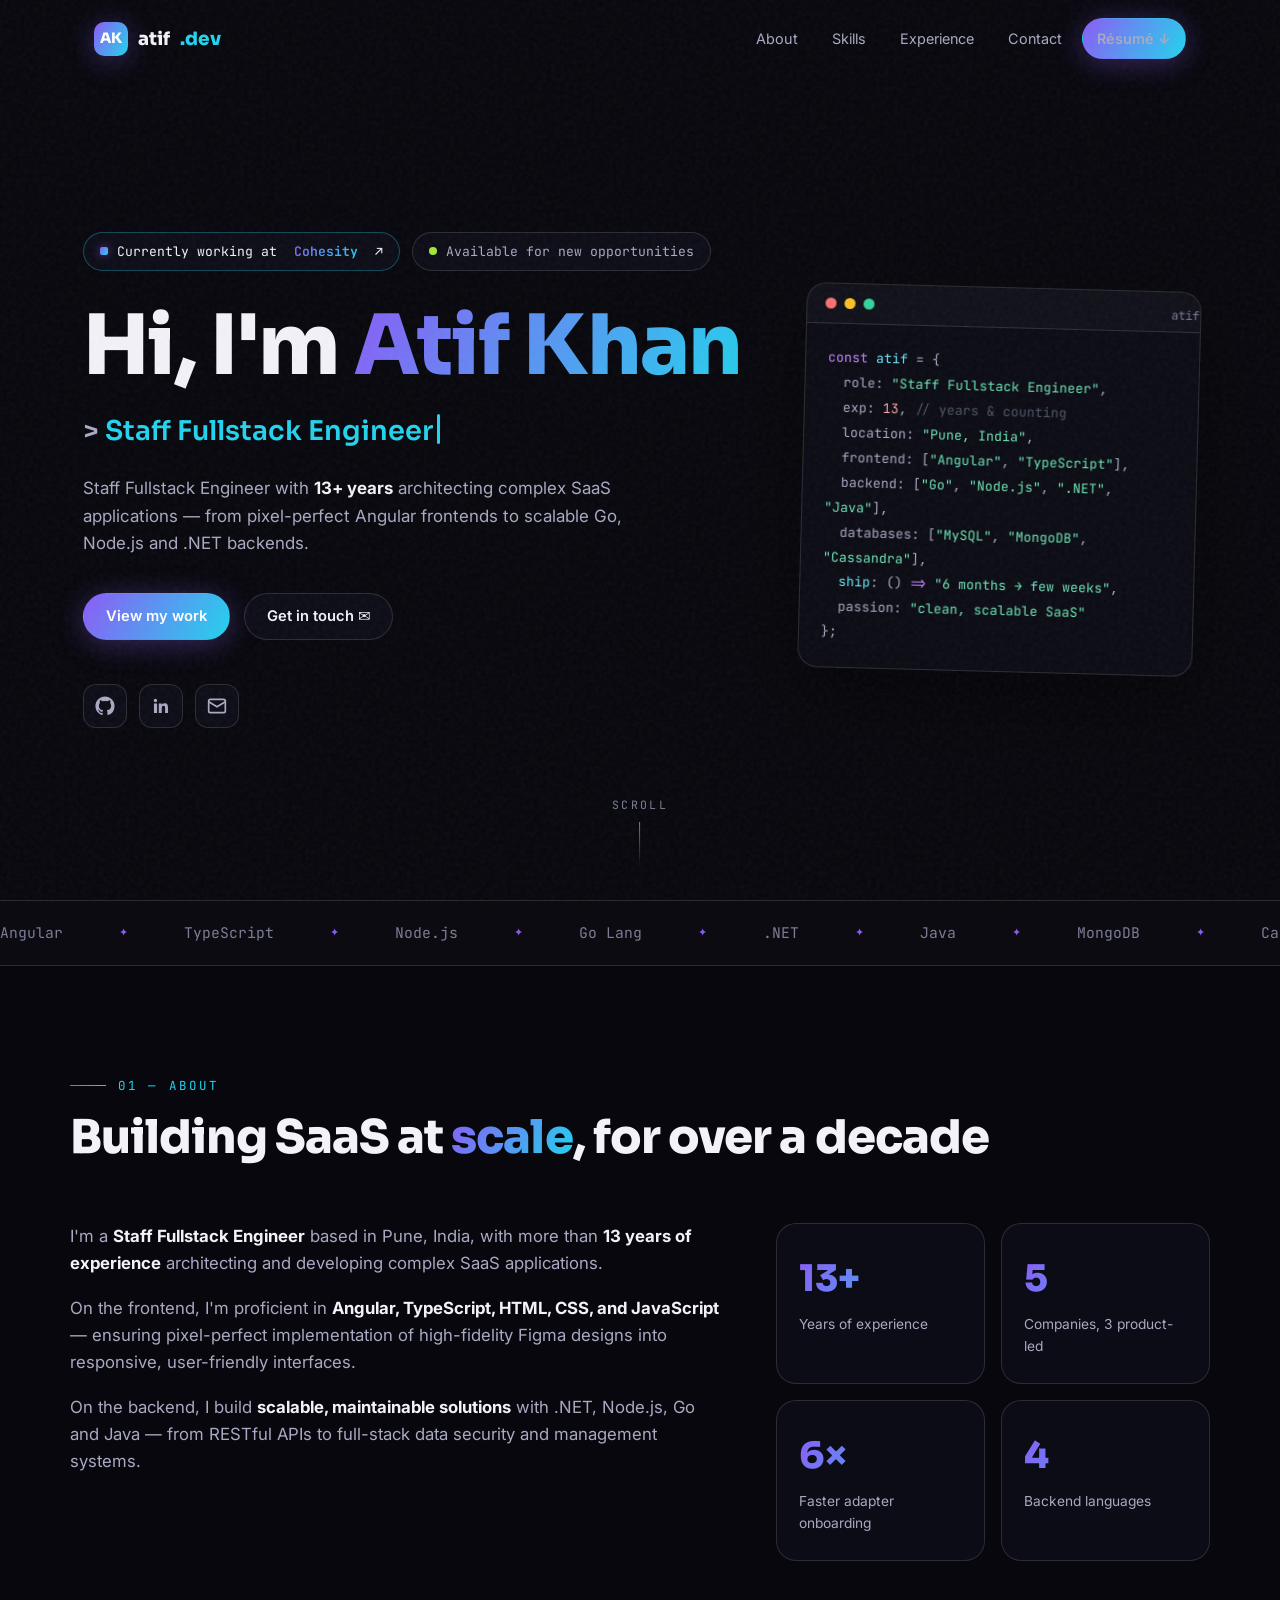
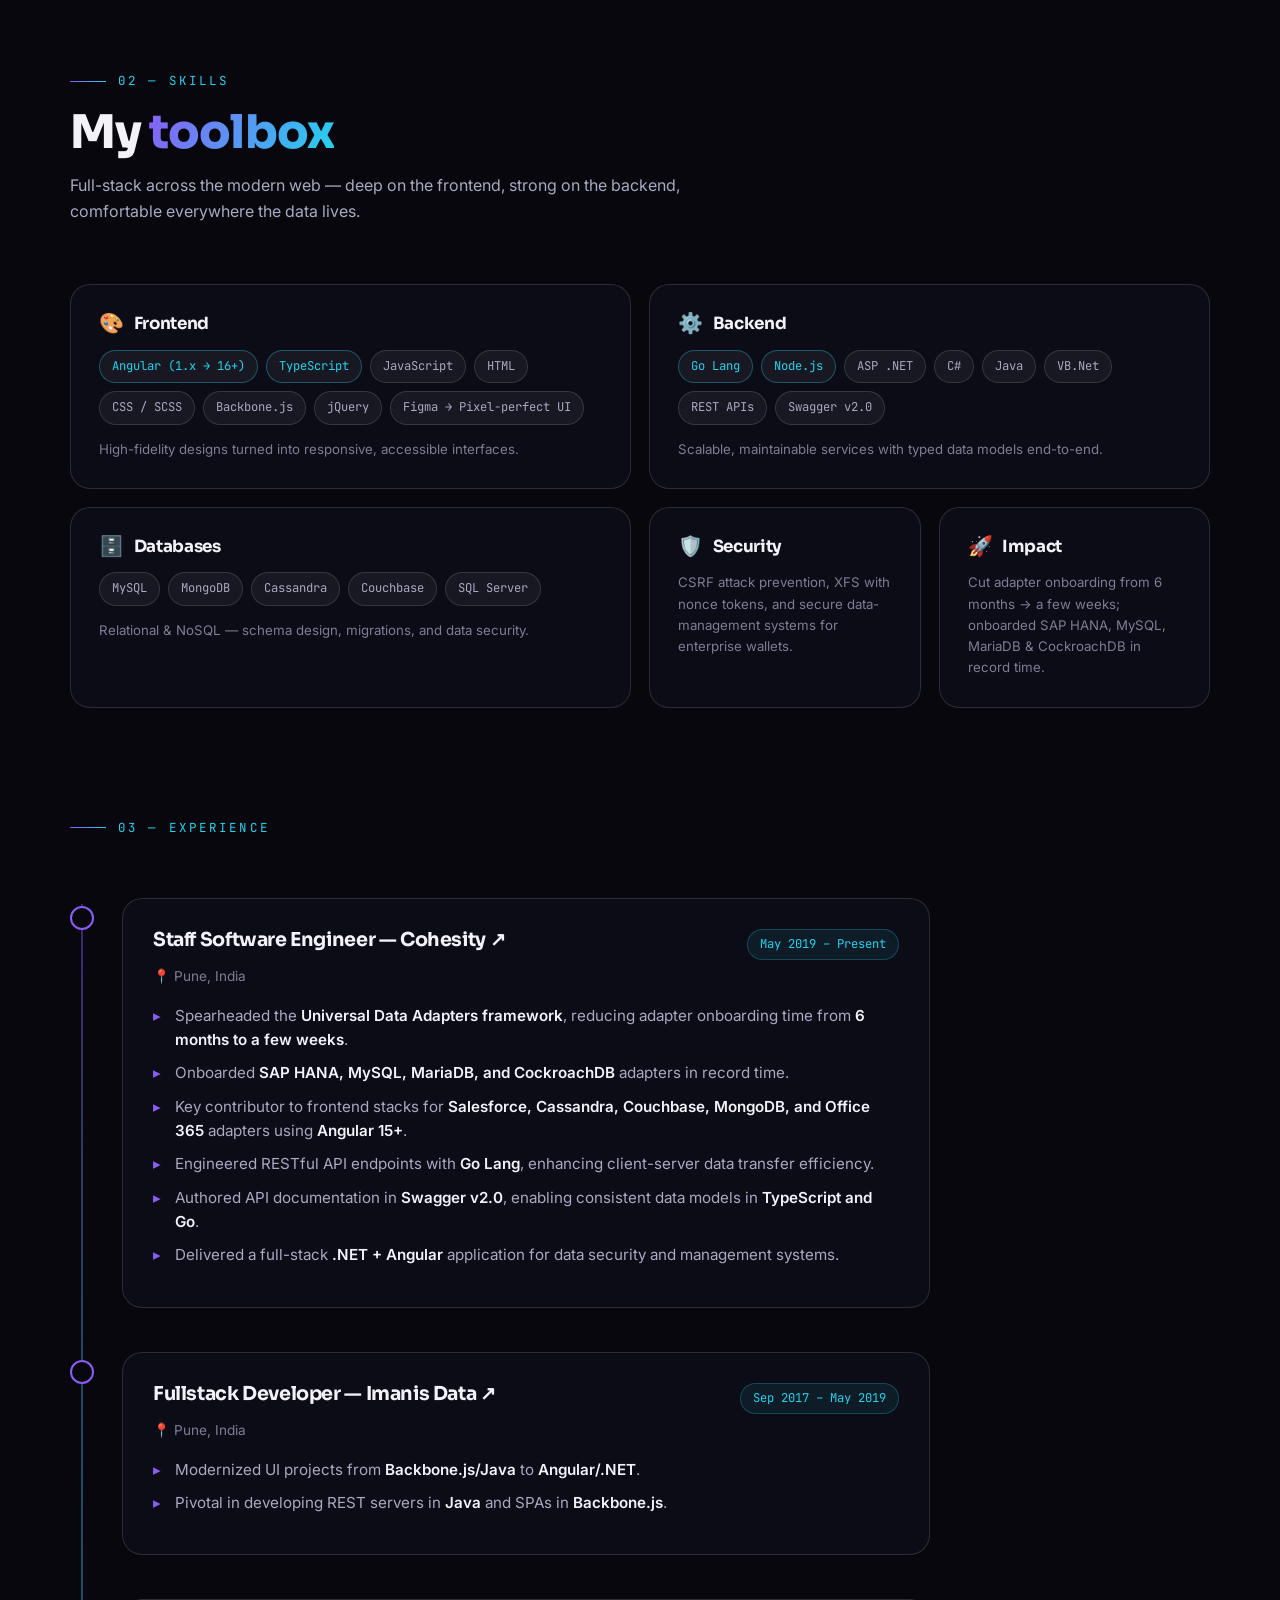
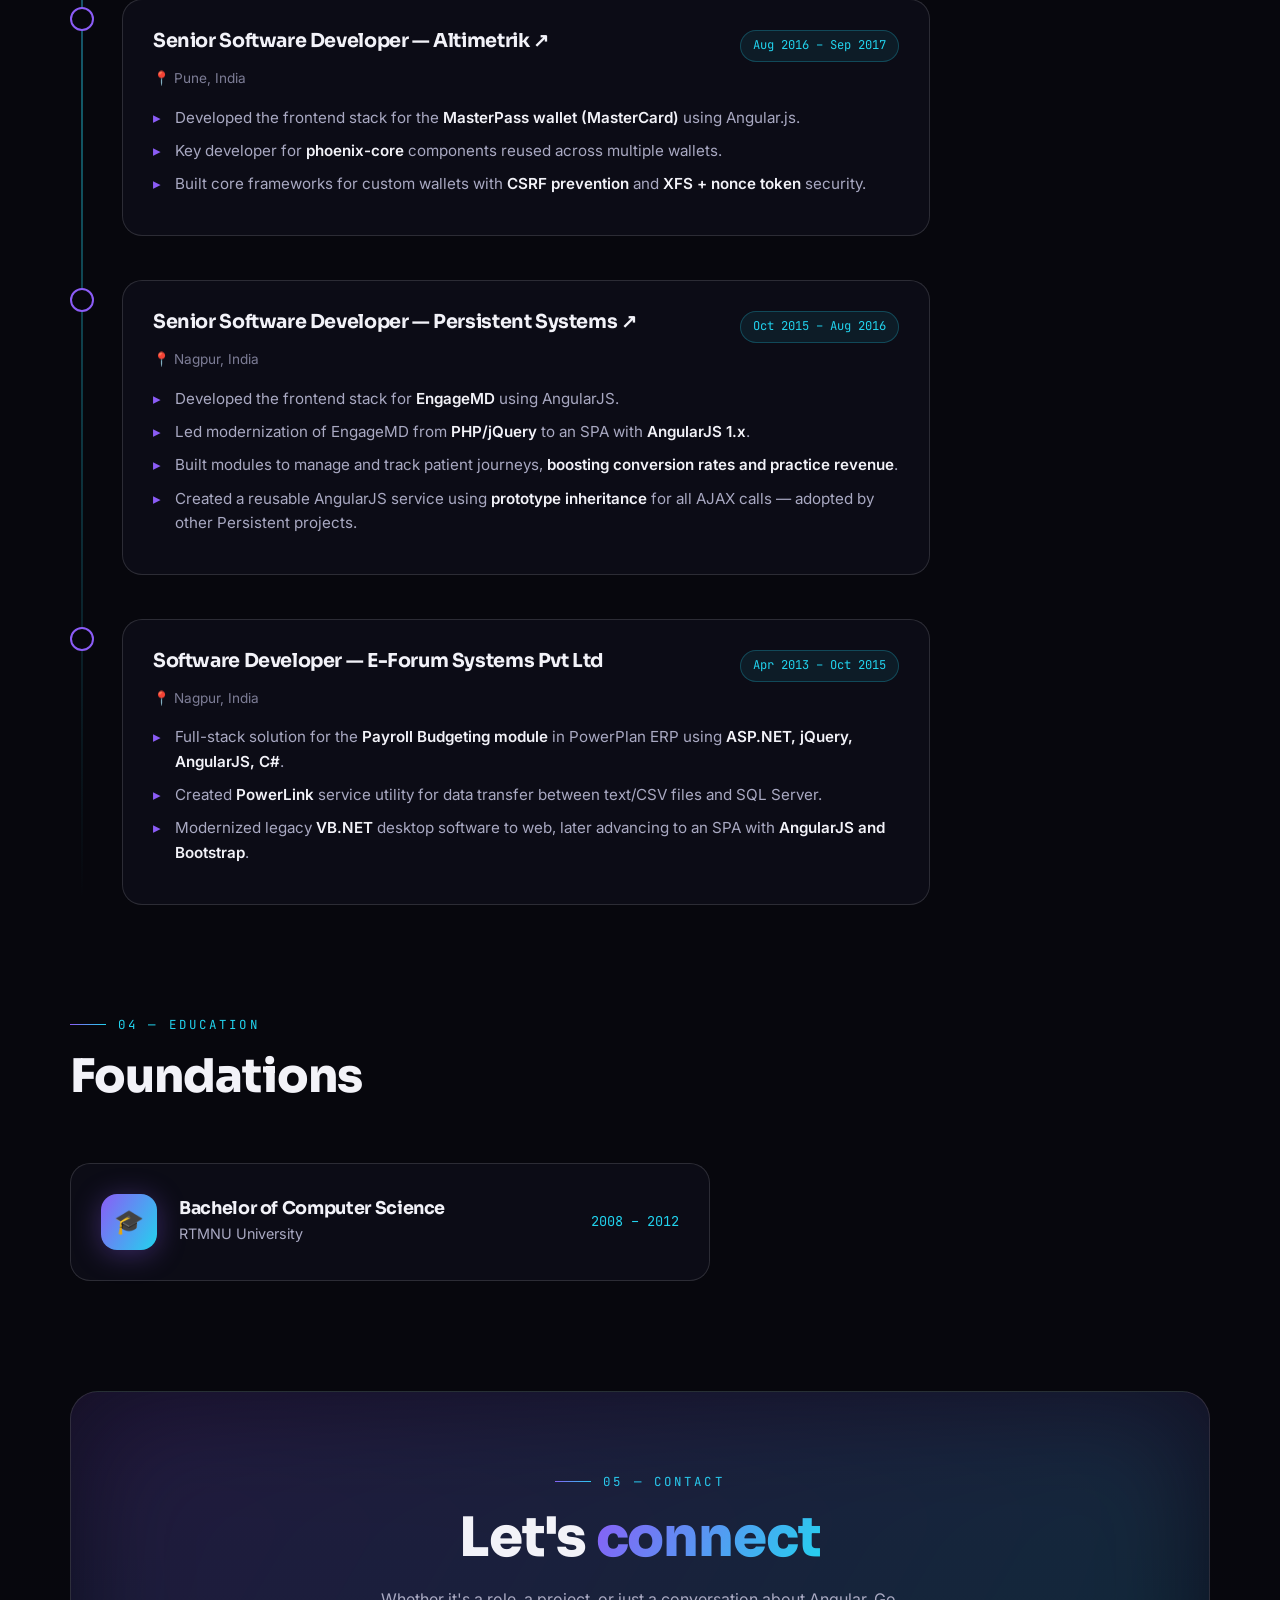
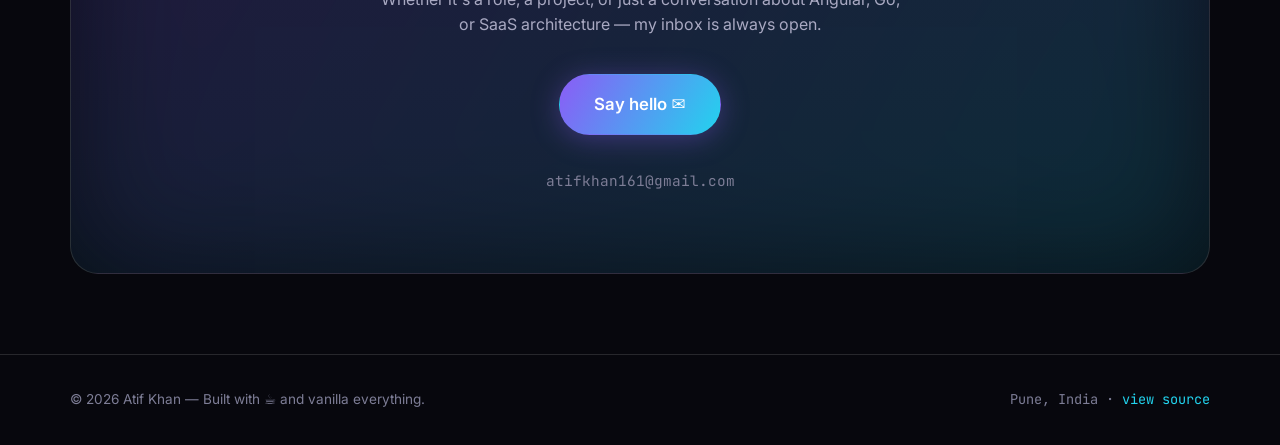
<file: index.html>
<!DOCTYPE html>
<html lang="en">
<head>
  <meta charset="UTF-8">
  <meta name="viewport" content="width=device-width, initial-scale=1.0">
  <title>Atif Khan — Staff Fullstack Engineer</title>
  <meta name="description" content="Atif Khan — Staff Fullstack Engineer with over a decade of experience architecting complex SaaS applications. Angular, Node.js, Go, .NET.">
  <meta name="theme-color" content="#07070d">
  <link rel="canonical" href="https://atifkhan161.github.io/">
  <link rel="icon" type="image/svg+xml" href="favicon.svg">

  <meta property="og:type" content="website">
  <meta property="og:url" content="https://atifkhan161.github.io/">
  <meta property="og:title" content="Atif Khan — Staff Fullstack Engineer">
  <meta property="og:description" content="Over a decade architecting complex SaaS applications with Angular, Node.js, Go and .NET.">
  <meta property="og:site_name" content="Atif Khan">
  <meta name="twitter:card" content="summary">

  <link rel="preconnect" href="https://fonts.googleapis.com">
  <link rel="preconnect" href="https://fonts.gstatic.com" crossorigin>
  <link href="https://fonts.googleapis.com/css2?family=Sora:wght@400;600;700;800&family=Inter:wght@400;500;600&family=JetBrains+Mono:wght@400;500&display=swap" rel="stylesheet">
  <link rel="stylesheet" href="css/styles.css">

  <script type="application/ld+json">
  {
    "@context": "https://schema.org",
    "@type": "Person",
    "name": "Atif Khan",
    "jobTitle": "Staff Fullstack Engineer",
    "email": "mailto:atifkhan161@gmail.com",
    "url": "https://atifkhan161.github.io/",
    "worksFor": { "@type": "Organization", "name": "Cohesity", "url": "https://www.cohesity.com/" },
    "address": { "@type": "PostalAddress", "addressLocality": "Pune", "addressCountry": "IN" },
    "sameAs": ["https://github.com/atifkhan161", "https://www.linkedin.com/in/atifkhan161/"],
    "knowsAbout": ["Angular", "TypeScript", "Node.js", "Go", ".NET", "Java", "MongoDB", "Cassandra", "SaaS"]
  }
  </script>
</head>
<body>
  <a class="skip-link" href="#main">Skip to content</a>

  <nav id="nav" aria-label="Primary">
    <div class="nav-inner">
      <a href="#top" class="logo" aria-label="Atif Khan — home">
        <span class="mark" aria-hidden="true">AK</span>atif<span style="color:var(--cyan)">.dev</span>
      </a>
      <ul class="nav-links">
        <li><a href="#about">About</a></li>
        <li><a href="#skills">Skills</a></li>
        <li><a href="#experience">Experience</a></li>
        <li><a href="#contact">Contact</a></li>
        <li><a href="cv/atif_cv.pdf" class="btn btn-grad nav-cta" target="_blank" rel="noopener">Résumé ↓</a></li>
      </ul>
      <button class="burger" id="burger" aria-label="Toggle navigation menu">
        <svg viewBox="0 0 24 24" fill="none" stroke="currentColor" stroke-width="2" aria-hidden="true"><path d="M4 7h16M4 12h16M4 17h16"/></svg>
      </button>
    </div>
  </nav>
  <div class="mobile-menu" id="mobileMenu">
    <a href="#about">About</a>
    <a href="#skills">Skills</a>
    <a href="#experience">Experience</a>
    <a href="#contact">Contact</a>
    <a href="cv/atif_cv.pdf" target="_blank" rel="noopener">Resume</a>
  </div>

  <header class="hero" id="top">
    <div class="wrap hero-grid">
      <div>
        <div class="badge-row reveal">
          <a class="badge work" href="https://www.cohesity.com/" target="_blank" rel="noopener">
            <span class="sq" aria-hidden="true"></span>Currently working at&nbsp;<span class="co">Cohesity</span>&nbsp;↗
          </a>
          <div class="badge"><span class="dot" aria-hidden="true"></span>Available for new opportunities</div>
        </div>

        <h1 class="reveal" data-d="1">Hi, I'm <span class="gradient-text">Atif Khan</span></h1>

        <div class="typeline reveal" data-d="2">&gt; <span class="typed" id="typed"></span><span class="caret" aria-hidden="true"></span></div>

        <p class="lede reveal" data-d="2">
          Staff Fullstack Engineer with <strong><span id="expYears">13</span>+ years</strong> architecting
          complex SaaS applications — from pixel-perfect Angular frontends to scalable
          Go, Node.js and .NET backends.
        </p>

        <div class="hero-ctas reveal" data-d="3">
          <a href="#experience" class="btn btn-grad">View my work</a>
          <a href="mailto:atifkhan161@gmail.com" class="btn btn-ghost">Get in touch ✉</a>
        </div>

        <div class="socials reveal" data-d="3">
          <a href="https://github.com/atifkhan161" target="_blank" rel="noopener" aria-label="GitHub profile">
            <svg viewBox="0 0 24 24" fill="currentColor" aria-hidden="true"><path d="M12 .5C5.65.5.5 5.65.5 12c0 5.08 3.29 9.39 7.86 10.91.58.11.79-.25.79-.55v-2.17c-3.2.7-3.87-1.36-3.87-1.36-.52-1.33-1.28-1.69-1.28-1.69-1.04-.71.08-.7.08-.7 1.15.08 1.76 1.19 1.76 1.19 1.03 1.75 2.69 1.25 3.34.95.1-.74.4-1.25.72-1.54-2.55-.29-5.23-1.28-5.23-5.68 0-1.26.45-2.28 1.19-3.09-.12-.29-.52-1.46.11-3.05 0 0 .97-.31 3.18 1.18a11.1 11.1 0 0 1 5.78 0c2.21-1.49 3.18-1.18 3.18-1.18.63 1.59.23 2.76.11 3.05.74.81 1.19 1.83 1.19 3.09 0 4.41-2.69 5.38-5.25 5.67.41.35.77 1.05.77 2.12v3.15c0 .3.21.67.8.55A11.5 11.5 0 0 0 23.5 12C23.5 5.65 18.35.5 12 .5z"/></svg>
          </a>
          <a href="https://www.linkedin.com/in/atifkhan161/" target="_blank" rel="noopener" aria-label="LinkedIn profile">
            <svg viewBox="0 0 24 24" fill="currentColor" aria-hidden="true"><path d="M20.45 20.45h-3.55v-5.57c0-1.33-.03-3.04-1.85-3.04-1.86 0-2.14 1.45-2.14 2.94v5.67H9.35V9h3.41v1.56h.05c.47-.9 1.63-1.85 3.36-1.85 3.6 0 4.27 2.37 4.27 5.45v6.29zM5.34 7.43a2.06 2.06 0 1 1 0-4.12 2.06 2.06 0 0 1 0 4.12zM7.12 20.45H3.56V9h3.78v11.45z"/></svg>
          </a>
          <a href="mailto:atifkhan161@gmail.com" aria-label="Email Atif Khan">
            <svg viewBox="0 0 24 24" fill="none" stroke="currentColor" stroke-width="2" aria-hidden="true"><rect x="2" y="4" width="20" height="16" rx="2"/><path d="m22 7-10 6L2 7"/></svg>
          </a>
        </div>
      </div>

      <div class="reveal" data-d="3">
        <div class="code-card">
          <div class="code-head">
            <span class="r" aria-hidden="true"></span><span class="y" aria-hidden="true"></span><span class="g" aria-hidden="true"></span>
            <span class="file">atif.config.ts</span>
          </div>
          <div class="code-body"><span class="k">const</span> <span class="f">atif</span> = {<br>
&nbsp;&nbsp;role: <span class="s">"Staff Fullstack Engineer"</span>,<br>
&nbsp;&nbsp;exp: <span class="n" id="codeYears">13</span>, <span class="c">// years &amp; counting</span><br>
&nbsp;&nbsp;location: <span class="s">"Pune, India"</span>,<br>
&nbsp;&nbsp;frontend: [<span class="s">"Angular"</span>, <span class="s">"TypeScript"</span>],<br>
&nbsp;&nbsp;backend: [<span class="s">"Go"</span>, <span class="s">"Node.js"</span>, <span class="s">".NET"</span>, <span class="s">"Java"</span>],<br>
&nbsp;&nbsp;databases: [<span class="s">"MySQL"</span>, <span class="s">"MongoDB"</span>, <span class="s">"Cassandra"</span>],<br>
&nbsp;&nbsp;<span class="f">ship</span>: () <span class="k">=&gt;</span> <span class="s">"6 months → few weeks"</span>,<br>
&nbsp;&nbsp;passion: <span class="s">"clean, scalable SaaS"</span><br>
};
          </div>
        </div>
      </div>
    </div>
    <div class="scroll-hint" aria-hidden="true">scroll</div>
  </header>

  <div class="marquee">
    <div class="marquee-track" id="marqueeTrack"></div>
  </div>

  <main id="main">
    <section id="about" aria-labelledby="aboutTitle">
      <div class="wrap">
        <div class="sec-head reveal">
          <div class="sec-tag">01 — About</div>
          <h2 id="aboutTitle">Building SaaS at <span class="gradient-text">scale</span>, for over a decade</h2>
        </div>
        <div class="about-grid">
          <div class="about-text reveal">
            <p>I'm a <strong>Staff Fullstack Engineer</strong> based in Pune, India, with more than <strong><span id="expYearsAbout">13</span> years of experience</strong> architecting and developing complex SaaS applications.</p>
            <p>On the frontend, I'm proficient in <strong>Angular, TypeScript, HTML, CSS, and JavaScript</strong> — ensuring pixel-perfect implementation of high-fidelity Figma designs into responsive, user-friendly interfaces.</p>
            <p>On the backend, I build <strong>scalable, maintainable solutions</strong> with .NET, Node.js, Go and Java — from RESTful APIs to full-stack data security and management systems.</p>
          </div>
          <div class="stats" id="statsGrid"></div>
        </div>
      </div>
    </section>

    <section id="skills" aria-labelledby="skillsTitle">
      <div class="wrap">
        <div class="sec-head reveal">
          <div class="sec-tag">02 — Skills</div>
          <h2 id="skillsTitle">My <span class="gradient-text">toolbox</span></h2>
          <p>Full-stack across the modern web — deep on the frontend, strong on the backend, comfortable everywhere the data lives.</p>
        </div>
        <div class="bento" id="bentoGrid"></div>
      </div>
    </section>

    <section id="experience" aria-labelledby="expTitle">
      <div class="wrap">
        <div class="sec-head reveal">
          <div class="sec-tag">03 — Experience</div>
        </div>
        <div class="timeline" id="timeline"></div>
      </div>
    </section>

    <section id="education" aria-labelledby="eduTitle">
      <div class="wrap">
        <div class="sec-head reveal">
          <div class="sec-tag">04 — Education</div>
          <h2 id="eduTitle">Foundations</h2>
        </div>
        <div class="edu-card reveal">
          <div class="edu-ico" aria-hidden="true">🎓</div>
          <div>
            <h3>Bachelor of Computer Science</h3>
            <p>RTMNU University</p>
          </div>
          <div class="yr"><time datetime="2008">2008</time> – <time datetime="2012">2012</time></div>
        </div>
      </div>
    </section>

    <section id="contact" class="contact" aria-labelledby="contactTitle">
      <div class="wrap">
        <div class="contact-box reveal">
          <div class="sec-tag sec-tag--center">05 — Contact</div>
          <h2 id="contactTitle">Let's <span class="gradient-text">connect</span></h2>
          <p>Whether it's a role, a project, or just a conversation about Angular, Go, or SaaS architecture — my inbox is always open.</p>
          <div class="contact-email">
            <a href="mailto:atifkhan161@gmail.com" class="btn btn-grad mail-btn">Say hello ✉</a>
          </div>
          <div><a href="mailto:atifkhan161@gmail.com" class="big-mail">atifkhan161@gmail.com</a></div>
        </div>
      </div>
    </section>
  </main>

  <footer>
    <div class="foot-inner">
      <div>© <span id="currentYear">2026</span> Atif Khan — Built with ☕ and vanilla everything.</div>
      <div class="mono">Pune, India · <a href="https://github.com/atifkhan161/atifkhan161.github.io">view source</a></div>
    </div>
  </footer>

  <script src="data/profile.js" defer></script>
  <script src="js/main.js" defer></script>
</body>
</html>
</file>
<file: css/styles.css>
/* ==========================================================================
   Atif Khan — Portfolio stylesheet
   1. Design tokens
   2. Base & reset
   3. Accessibility utilities (skip link, focus, reveal)
   4. Components: nav / hero / badges / code card / marquee
   5. Components: stats / bento / timeline / education / contact / footer
   6. Motion preferences & responsive
   ========================================================================== */

/* ---------- 1. Design tokens ---------- */
:root {
  /* palette */
  --bg: #07070d;
  --bg-2: #0c0c16;
  --surface: rgba(17, 17, 30, .62);
  --surface-2: rgba(24, 24, 40, .78);
  --border: rgba(255, 255, 255, .13);
  --border-strong: rgba(255, 255, 255, .25);
  --text: #f2f2f8;
  --muted: #a9a9c2;
  --faint: #7d7d96;
  --violet: #8b5cf6;
  --cyan: #22d3ee;
  --lime: #a3e635;
  --grad: linear-gradient(120deg, var(--violet), var(--cyan));

  /* derived effects */
  --glow-accent: 0 4px 28px rgba(139, 92, 246, .35);
  --glow-accent-strong: 0 8px 36px rgba(34, 211, 238, .4);

  /* geometry */
  --radius: 20px;
  --max: 1140px;
  --section-y: 110px;
  --gutter: 24px;
  --ease: cubic-bezier(.22, 1, .36, 1);

  /* stacking order (documented scale) */
  --z-menu: 99;
  --z-nav: 100;
  --z-grain: 200;

  /* typography */
  --font-display: "Sora", sans-serif;
  --font-body: "Inter", system-ui, sans-serif;
  --font-mono: "JetBrains Mono", monospace;
}

/* ---------- 2. Base & reset ---------- */
*, *::before, *::after { margin: 0; padding: 0; box-sizing: border-box; }

html { scroll-behavior: smooth; }

body {
  background: var(--bg);
  color: var(--text);
  font-family: var(--font-body);
  line-height: 1.6;
  overflow-x: hidden;
  -webkit-font-smoothing: antialiased;
}

::selection { background: rgba(139, 92, 246, .4); color: #fff; }

h1, h2, h3 { font-family: var(--font-display); line-height: 1.12; letter-spacing: -.02em; }

a { color: inherit; text-decoration: none; }

img { max-width: 100%; display: block; }

main > section {
  position: relative;
  padding: var(--section-y) var(--gutter);
}

main > section + section { padding-top: 0; }

.wrap { max-width: var(--max); margin: 0 auto; position: relative; z-index: 2; }

/* film-grain texture above all content — zero network requests (inline SVG) */
body::after {
  content: "";
  position: fixed;
  inset: 0;
  z-index: var(--z-grain);
  pointer-events: none;
  opacity: .05;
  background-image: url("data:image/svg+xml,%3Csvg viewBox='0 0 256 256' xmlns='http://www.w3.org/2000/svg'%3E%3Cfilter id='n'%3E%3CfeTurbulence type='fractalNoise' baseFrequency='0.8' numOctaves='3' stitchTiles='stitch'/%3E%3C/filter%3E%3Crect width='100%25' height='100%25' filter='url(%23n)'/%3E%3C/svg%3E");
}

/* ---------- 3. Accessibility utilities ---------- */
.skip-link {
  position: fixed;
  top: -100px;
  left: 16px;
  z-index: calc(var(--z-nav) + 10);
  background: var(--grad);
  color: #fff;
  padding: 10px 18px;
  border-radius: 0 0 12px 12px;
  font-weight: 600;
  transition: top .3s var(--ease);
}
.skip-link:focus { top: 0; }

:focus-visible {
  outline: 2px solid var(--cyan);
  outline-offset: 3px;
  border-radius: 4px;
}

.reveal { opacity: 0; transform: translateY(34px); transition: opacity .8s var(--ease), transform .8s var(--ease); }
.reveal.in { opacity: 1; transform: none; }
.reveal[data-d="1"] { transition-delay: .1s; }
.reveal[data-d="2"] { transition-delay: .2s; }
.reveal[data-d="3"] { transition-delay: .3s; }
.reveal[data-d="4"] { transition-delay: .4s; }


/* ---------- 4. Components: nav ---------- */
nav {
  position: fixed;
  top: 0; left: 0; right: 0;
  z-index: var(--z-nav);
  border-bottom: 1px solid transparent;
  transition: background .4s, border-color .4s;
}
nav.scrolled {
  background: rgba(7, 7, 13, .72);
  -webkit-backdrop-filter: blur(18px);
  backdrop-filter: blur(18px);
  border-color: var(--border);
}
.nav-inner {
  max-width: var(--max);
  margin: 0 auto;
  padding: 18px var(--gutter);
  display: flex;
  align-items: center;
  justify-content: space-between;
}
.logo { font-family: var(--font-display); font-weight: 800; font-size: 1.15rem; display: flex; align-items: center; gap: 10px; }
.logo .mark {
  width: 34px; height: 34px;
  border-radius: 10px;
  background: var(--grad);
  display: grid; place-items: center;
  color: #fff; font-size: .9rem;
  box-shadow: var(--glow-accent);
}
.nav-links { display: flex; gap: 6px; align-items: center; list-style: none; }
.nav-links a { padding: 8px 14px; border-radius: 99px; font-size: .9rem; color: var(--muted); transition: .25s; }
.nav-links a:hover { color: var(--text); background: var(--surface-2); }

.btn {
  display: inline-flex;
  align-items: center;
  gap: 8px;
  padding: 11px 22px;
  border-radius: 99px;
  font-weight: 600;
  font-size: .92rem;
  border: 1px solid transparent;
  cursor: pointer;
  transition: .3s var(--ease);
}
.btn-grad { background: var(--grad); color: #fff; box-shadow: var(--glow-accent); }
.btn-grad:hover { transform: translateY(-2px); box-shadow: var(--glow-accent-strong); }
.btn-ghost { border-color: var(--border); color: var(--text); background: var(--surface); }
.btn-ghost:hover { border-color: var(--border-strong); transform: translateY(-2px); }
.nav-cta { padding: 9px 18px; font-size: .85rem; }

.burger { display: none; background: none; border: none; color: var(--text); cursor: pointer; padding: 6px; }
.burger svg { width: 26px; height: 26px; }

.mobile-menu {
  position: fixed;
  inset: 0;
  z-index: var(--z-menu);
  background: rgba(7, 7, 13, .96);
  -webkit-backdrop-filter: blur(18px);
  backdrop-filter: blur(18px);
  display: flex;
  flex-direction: column;
  align-items: center;
  justify-content: center;
  gap: 8px;
  opacity: 0;
  pointer-events: none;
  transition: opacity .35s;
}
.mobile-menu.open { opacity: 1; pointer-events: auto; }
.mobile-menu a { font-family: var(--font-display); font-size: 1.7rem; font-weight: 700; padding: 12px; color: var(--muted); }
.mobile-menu a:hover { color: var(--text); }

/* ---------- 4. Components: hero ---------- */
.hero {
  min-height: 100svh;
  display: flex;
  align-items: center;
  padding: 150px var(--gutter) 90px;
}
.hero-grid { display: grid; grid-template-columns: 1.25fr .75fr; gap: 60px; align-items: center; }

.badge-row { display: flex; flex-wrap: wrap; align-items: center; gap: 12px; margin-bottom: 28px; }
.badge {
  display: inline-flex;
  align-items: center;
  gap: 9px;
  padding: 8px 16px;
  border-radius: 99px;
  background: var(--surface);
  -webkit-backdrop-filter: blur(12px);
  backdrop-filter: blur(12px);
  border: 1px solid var(--border);
  font-size: .82rem;
  font-family: var(--font-mono);
  color: var(--muted);
  transition: .3s;
}
.badge.work { color: var(--text); border-color: rgba(34, 211, 238, .3); }
.badge.work:hover { border-color: rgba(34, 211, 238, .6); transform: translateY(-2px); box-shadow: 0 6px 20px rgba(34, 211, 238, .18); }
.badge.work .co { background: var(--grad); -webkit-background-clip: text; background-clip: text; color: transparent; font-weight: 600; }
.dot {
  width: 8px; height: 8px;
  border-radius: 50%;
  background: var(--lime);
  box-shadow: 0 0 0 0 rgba(163, 230, 53, .6);
  animation: pulse 2s infinite;
}
.sq {
  width: 8px; height: 8px;
  border-radius: 2px;
  background: var(--grad);
  box-shadow: 0 0 10px rgba(139, 92, 246, .6);
  flex-shrink: 0;
}
@keyframes pulse {
  70% { box-shadow: 0 0 0 9px rgba(163, 230, 53, 0); }
  100% { box-shadow: 0 0 0 0 rgba(163, 230, 53, 0); }
}

.hero h1 { font-size: clamp(2.9rem, 7vw, 5.2rem); font-weight: 800; margin-bottom: 10px; }
.gradient-text { background: var(--grad); -webkit-background-clip: text; background-clip: text; color: transparent; }

.typeline {
  font-family: var(--font-display);
  font-size: clamp(1.15rem, 2.6vw, 1.7rem);
  font-weight: 600;
  color: var(--muted);
  min-height: 1.6em;
  margin: 18px 0 22px;
}
.typeline .typed { color: var(--cyan); }
.caret {
  display: inline-block;
  width: 3px; height: 1.1em;
  background: var(--cyan);
  border-radius: 2px;
  vertical-align: -.15em;
  margin-left: 4px;
  animation: blink 1s steps(1) infinite;
}
@keyframes blink { 50% { opacity: 0; } }

.hero p.lede { max-width: 560px; color: var(--muted); font-size: 1.06rem; margin-bottom: 36px; }
.hero p.lede strong { color: var(--text); }
.hero-ctas { display: flex; flex-wrap: wrap; gap: 14px; margin-bottom: 44px; }
.socials { display: flex; gap: 12px; }
.socials a {
  width: 44px; height: 44px;
  border-radius: 13px;
  display: grid; place-items: center;
  background: var(--surface);
  border: 1px solid var(--border);
  color: var(--muted);
  transition: .3s var(--ease);
}
.socials a:hover { color: #fff; border-color: rgba(139, 92, 246, .6); transform: translateY(-3px); box-shadow: 0 8px 24px rgba(139, 92, 246, .3); }
.socials svg { width: 20px; height: 20px; }


/* ---------- 4. Components: code card / marquee ---------- */
.code-card {
  background: rgba(12, 12, 22, .75);
  -webkit-backdrop-filter: blur(12px);
  backdrop-filter: blur(12px);
  border: 1px solid var(--border);
  border-radius: var(--radius);
  overflow: hidden;
  box-shadow: 0 30px 80px rgba(0, 0, 0, .5);
  transform: rotate(1.5deg);
  transition: .5s var(--ease);
}
.code-card:hover { transform: rotate(0deg) translateY(-4px); }
.code-head {
  display: flex;
  align-items: center;
  gap: 8px;
  padding: 14px 18px;
  border-bottom: 1px solid var(--border);
  background: rgba(255, 255, 255, .02);
}
.code-head span { width: 11px; height: 11px; border-radius: 50%; }
.code-head .r { background: #f87171; }
.code-head .y { background: #fbbf24; }
.code-head .g { background: #34d399; }
.code-head .file { margin-left: auto; font-family: var(--font-mono); font-size: .75rem; color: var(--faint); }
.code-body {
  padding: 22px;
  font-family: var(--font-mono);
  font-size: .82rem;
  line-height: 1.9;
  color: var(--muted);
}
.code-body .k { color: #c084fc; }
.code-body .s { color: #6ee7b7; }
.code-body .f { color: #67e8f9; }
.code-body .c { color: #4b5563; }
.code-body .n { color: #fda4af; }

.scroll-hint {
  position: absolute;
  bottom: 34px;
  left: 50%;
  transform: translateX(-50%);
  color: var(--faint);
  font-size: .72rem;
  letter-spacing: .2em;
  text-transform: uppercase;
  font-family: var(--font-mono);
  display: flex;
  flex-direction: column;
  align-items: center;
  gap: 8px;
}
.scroll-hint::after {
  content: "";
  width: 1px; height: 44px;
  background: linear-gradient(var(--faint), transparent);
  animation: fall 1.8s infinite;
}
@keyframes fall {
  0% { transform: scaleY(0); transform-origin: top; }
  50% { transform: scaleY(1); transform-origin: top; }
  51% { transform-origin: bottom; }
  100% { transform: scaleY(0); transform-origin: bottom; }
}

.marquee {
  position: relative;
  z-index: 2;
  border-top: 1px solid var(--border);
  border-bottom: 1px solid var(--border);
  padding: 20px 0;
  overflow: hidden;
  background: rgba(255, 255, 255, .015);
}
.marquee-track { display: flex; gap: 56px; width: max-content; animation: scroll-x 30s linear infinite; }
.marquee:hover .marquee-track { animation-play-state: paused; }
@keyframes scroll-x { to { transform: translateX(-50%); } }
.marquee-track span {
  font-family: var(--font-mono);
  font-size: .92rem;
  color: var(--faint);
  display: flex;
  align-items: center;
  gap: 56px;
  white-space: nowrap;
}
.marquee-track span::after { content: "✦"; color: var(--violet); font-size: .7rem; }

/* ---------- 5. Components: section heads / stats ---------- */
.sec-head { margin-bottom: 60px; }
.sec-tag {
  font-family: var(--font-mono);
  font-size: .78rem;
  color: var(--cyan);
  letter-spacing: .25em;
  text-transform: uppercase;
  display: flex;
  align-items: center;
  gap: 12px;
  margin-bottom: 16px;
}
.sec-tag::before { content: ""; width: 36px; height: 1px; background: var(--grad); }
.sec-tag--center { justify-content: center; }
.sec-head h2 { font-size: clamp(1.9rem, 4.4vw, 2.9rem); font-weight: 800; }
.sec-head p { color: var(--muted); max-width: 620px; margin-top: 14px; }

.about-grid { display: grid; grid-template-columns: 1.2fr .8fr; gap: 56px; align-items: start; }
.about-text p { color: var(--muted); font-size: 1.05rem; margin-bottom: 18px; }
.about-text strong { color: var(--text); }

.stats { display: grid; grid-template-columns: 1fr 1fr; gap: 16px; }
.stat {
  position: relative;
  overflow: hidden;
  background: var(--surface);
  -webkit-backdrop-filter: blur(12px);
  backdrop-filter: blur(12px);
  border: 1px solid var(--border);
  border-radius: var(--radius);
  padding: 26px 22px;
  transition: .35s var(--ease);
}
.stat:hover { border-color: rgba(139, 92, 246, .5); transform: translateY(-4px); }
.stat::before {
  content: "";
  position: absolute;
  top: 0; left: 0; right: 0;
  height: 1px;
  background: var(--grad);
  opacity: 0;
  transition: .35s;
}
.stat:hover::before { opacity: 1; }
.stat .num {
  font-family: var(--font-display);
  font-size: 2.3rem;
  font-weight: 800;
  background: var(--grad);
  -webkit-background-clip: text;
  background-clip: text;
  color: transparent;
}
.stat .lbl { color: var(--muted); font-size: .86rem; margin-top: 4px; }


/* ---------- 5. Components: bento grid ---------- */
.bento { display: grid; grid-template-columns: repeat(4, 1fr); gap: 18px; }
.tile {
  position: relative;
  overflow: hidden;
  background: var(--surface);
  -webkit-backdrop-filter: blur(12px);
  backdrop-filter: blur(12px);
  border: 1px solid var(--border);
  border-radius: var(--radius);
  padding: 28px;
  transition: .35s var(--ease);
}
.tile:hover { transform: translateY(-5px); border-color: rgba(34, 211, 238, .45); background: var(--surface-2); }
.tile::after {
  content: "";
  position: absolute;
  inset: 0;
  background: radial-gradient(500px circle at var(--mx, 50%) var(--my, 50%), rgba(139, 92, 246, .12), transparent 45%);
  opacity: 0;
  transition: opacity .4s;
  pointer-events: none;
}
.tile:hover::after { opacity: 1; }
.tile h3 { font-size: 1.05rem; margin-bottom: 14px; display: flex; align-items: center; gap: 10px; }
.tile h3 .ico { font-size: 1.25rem; }
.tile ul { list-style: none; display: flex; flex-wrap: wrap; gap: 8px; }
.chip {
  font-family: var(--font-mono);
  font-size: .76rem;
  padding: 6px 12px;
  border-radius: 99px;
  background: rgba(255, 255, 255, .05);
  border: 1px solid var(--border);
  color: var(--muted);
  transition: .25s;
}
.tile:hover .chip { border-color: rgba(255, 255, 255, .18); }
.chip.hl { color: var(--cyan); border-color: rgba(34, 211, 238, .35); }
.t-2 { grid-column: span 2; }
.tile .mini { color: var(--faint); font-size: .83rem; margin-top: 14px; }

/* ---------- 5. Components: timeline ---------- */
.timeline { position: relative; max-width: 860px; }
.timeline::before {
  content: "";
  position: absolute;
  left: 11px;
  top: 6px; bottom: 6px;
  width: 2px;
  background: linear-gradient(var(--violet), var(--cyan), transparent);
  opacity: .4;
}
.t-item { position: relative; padding: 0 0 44px 52px; }
.t-item:last-child { padding-bottom: 0; }
.t-item::before {
  content: "";
  position: absolute;
  left: 0;
  top: 8px;
  width: 24px; height: 24px;
  border-radius: 50%;
  background: var(--bg);
  border: 2px solid var(--violet);
  transition: .35s;
}
.t-item:hover::before { border-color: var(--cyan); box-shadow: 0 0 18px rgba(34, 211, 238, .5); background: #0e7490; }
.t-card {
  background: var(--surface);
  -webkit-backdrop-filter: blur(12px);
  backdrop-filter: blur(12px);
  border: 1px solid var(--border);
  border-radius: var(--radius);
  padding: 30px;
  transition: .35s var(--ease);
}
.t-card:hover { border-color: rgba(139, 92, 246, .45); transform: translateX(6px); background: var(--surface-2); }
.t-top { display: flex; justify-content: space-between; gap: 14px; flex-wrap: wrap; margin-bottom: 6px; }
.t-card h3 { font-size: 1.2rem; }
.t-card h3 a {
  background: linear-gradient(90deg, var(--cyan), var(--cyan)) no-repeat 0 100% / 0 1px;
  transition: background-size .4s;
}
.t-card h3 a:hover { background-size: 100% 1px; }
.t-when {
  font-family: var(--font-mono);
  font-size: .76rem;
  color: var(--cyan);
  background: rgba(34, 211, 238, .08);
  border: 1px solid rgba(34, 211, 238, .25);
  padding: 5px 12px;
  border-radius: 99px;
  white-space: nowrap;
  height: fit-content;
}
.t-loc { font-size: .85rem; color: var(--faint); margin-bottom: 16px; }
.t-card ul { list-style: none; }
.t-card li { color: var(--muted); font-size: .95rem; padding-left: 22px; position: relative; margin-bottom: 9px; }
.t-card li::before { content: "▸"; position: absolute; left: 0; color: var(--violet); }
.t-card li strong { color: var(--text); font-weight: 600; }


/* ---------- 5. Components: education / contact / footer ---------- */
.edu-card {
  display: flex;
  align-items: center;
  gap: 22px;
  background: var(--surface);
  -webkit-backdrop-filter: blur(12px);
  backdrop-filter: blur(12px);
  border: 1px solid var(--border);
  border-radius: var(--radius);
  padding: 30px;
  max-width: 640px;
  transition: .35s var(--ease);
}
.edu-card:hover { border-color: rgba(139, 92, 246, .5); transform: translateY(-4px); }
.edu-ico {
  width: 56px; height: 56px;
  border-radius: 16px;
  background: var(--grad);
  display: grid; place-items: center;
  font-size: 1.5rem;
  flex-shrink: 0;
  box-shadow: var(--glow-accent);
}
.edu-card h3 { font-size: 1.1rem; margin-bottom: 4px; }
.edu-card p { color: var(--muted); font-size: .9rem; }
.edu-card .yr { margin-left: auto; font-family: var(--font-mono); color: var(--cyan); font-size: .85rem; white-space: nowrap; }

.contact { padding-bottom: 80px; }
.contact-box {
  position: relative;
  overflow: hidden;
  border: 1px solid var(--border);
  border-radius: 28px;
  padding: 80px 40px;
  text-align: center;
  background: linear-gradient(180deg, rgba(139, 92, 246, .09), rgba(34, 211, 238, .05));
}
.contact-box::before {
  content: "";
  position: absolute;
  inset: -1px;
  background: var(--grad);
  opacity: .14;
  filter: blur(60px);
}
.contact-box h2 { font-size: clamp(2rem, 5vw, 3.4rem); font-weight: 800; position: relative; margin-bottom: 18px; }
.contact-box p { color: var(--muted); max-width: 520px; margin: 0 auto 36px; position: relative; }
.contact-email { position: relative; display: inline-flex; }
.mail-btn { font-size: 1.05rem; padding: 16px 34px; }
.big-mail {
  position: relative;
  margin-top: 34px;
  display: inline-block;
  font-family: var(--font-mono);
  font-size: .9rem;
  color: var(--faint);
  word-break: break-all;
}
.big-mail:hover { color: var(--cyan); }

footer { position: relative; z-index: 2; border-top: 1px solid var(--border); padding: 34px var(--gutter); }
.foot-inner {
  max-width: var(--max);
  margin: 0 auto;
  display: flex;
  justify-content: space-between;
  align-items: center;
  gap: 16px;
  flex-wrap: wrap;
  color: var(--faint);
  font-size: .85rem;
}
.foot-inner .mono { font-family: var(--font-mono); }
.foot-inner .mono a { color: var(--cyan); }

/* ---------- 6. Responsive ---------- */
@media (max-width: 980px) {
  .hero-grid { grid-template-columns: 1fr; gap: 44px; }
  .code-card { max-width: 520px; transform: none; }
  .about-grid { grid-template-columns: 1fr; gap: 36px; }
  .bento { grid-template-columns: 1fr 1fr; }
  .t-2 { grid-column: span 2; }
}

@media (max-width: 680px) {
  main > section { padding: 80px 20px; }
  main > section + section { padding-top: 0; }
  .nav-links { display: none; }
  .burger { display: block; }
  .bento { grid-template-columns: 1fr; }
  .t-2 { grid-column: span 1; }
  .stats { grid-template-columns: 1fr 1fr; }
  .t-card { padding: 22px; }
  .t-item { padding-left: 44px; }
  .contact-box { padding: 56px 22px; }
  .scroll-hint { display: none; }
}

/* ---------- 6. Motion preferences & print ---------- */
@media (prefers-reduced-motion: reduce) {
  html { scroll-behavior: auto; }
  *, *::before, *::after {
    animation-duration: .01ms !important;
    animation-iteration-count: 1 !important;
    transition-duration: .01ms !important;
  }
  .reveal { opacity: 1; transform: none; }
}

@media print {
  nav, .mobile-menu, .scroll-hint, .marquee, .skip-link, body::after { display: none !important; }
  body { background: #fff; color: #111; }
  .stat .num, .gradient-text { color: #4c1d95; -webkit-text-fill-color: #4c1d95; }
  .stat, .tile, .t-card, .edu-card { background: #fff; border-color: #ddd; }
  .t-card li, .about-text p { color: #333; }
}
</file>
